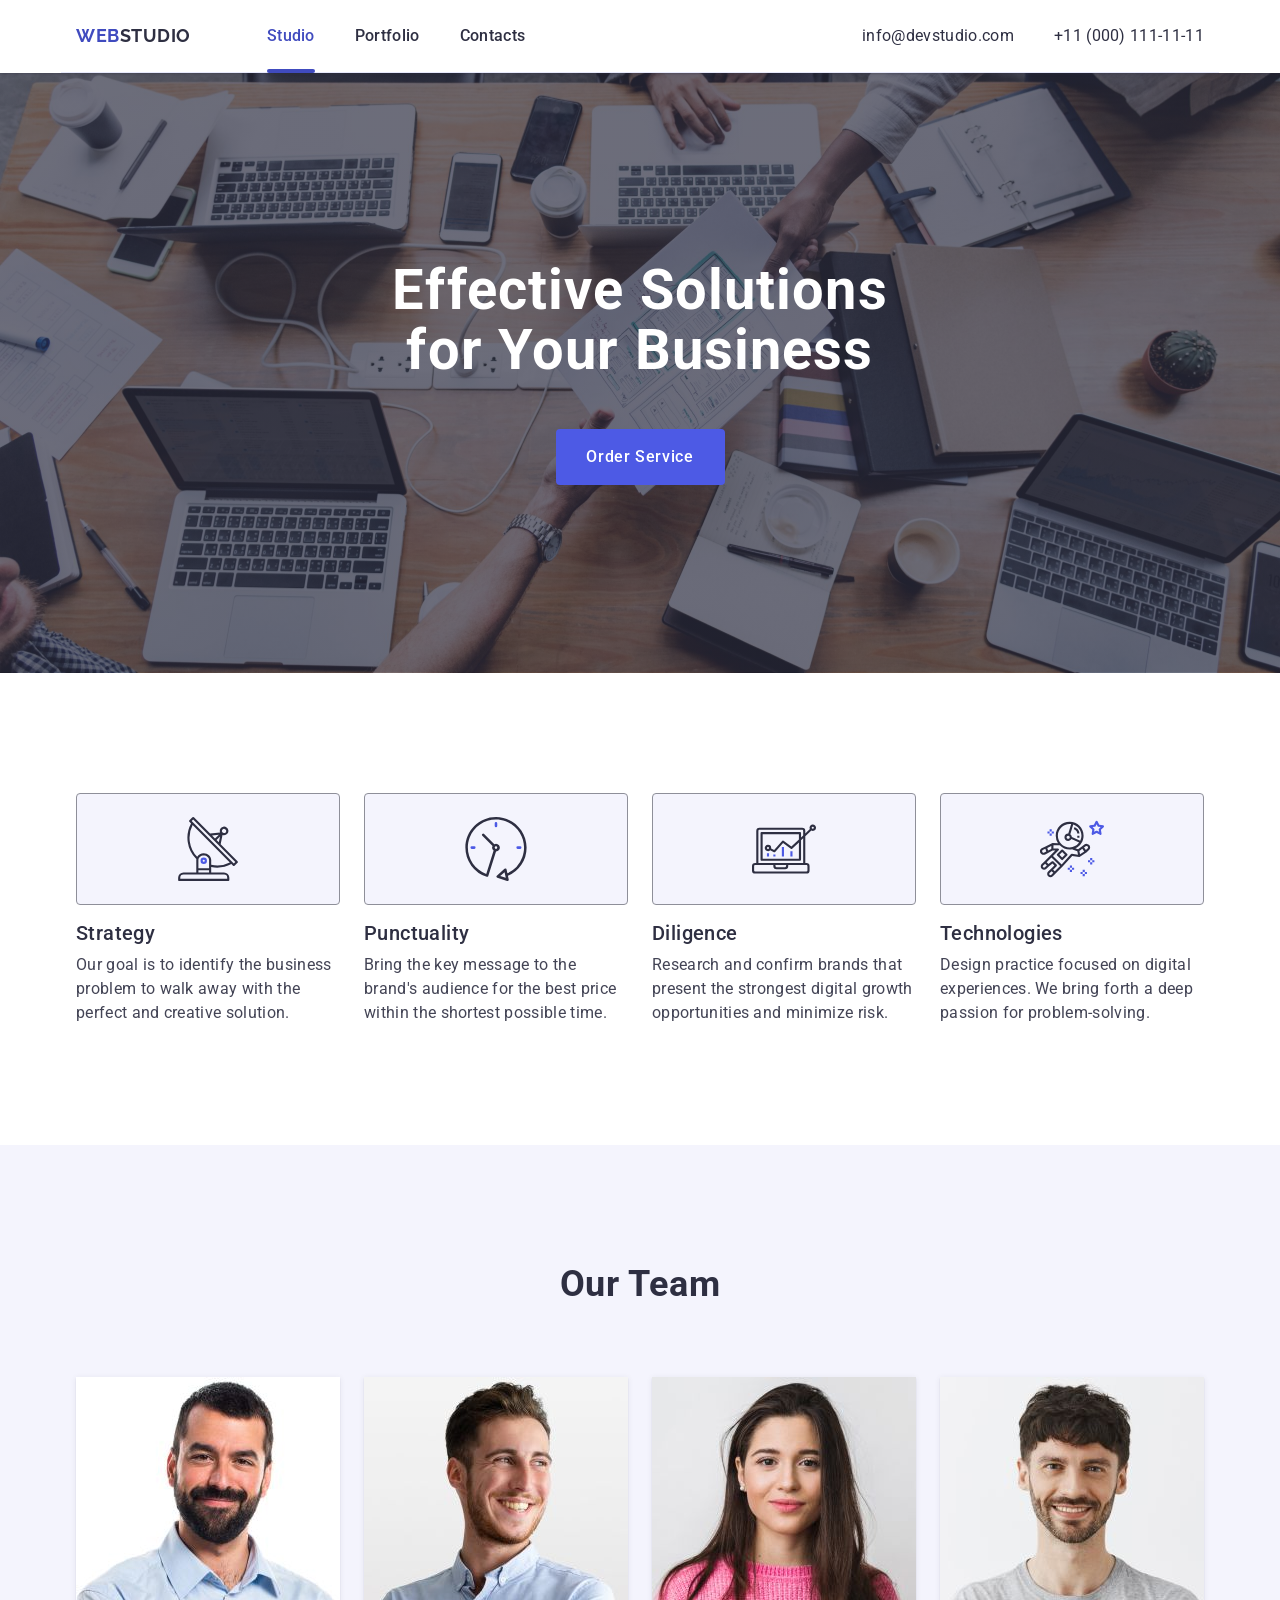
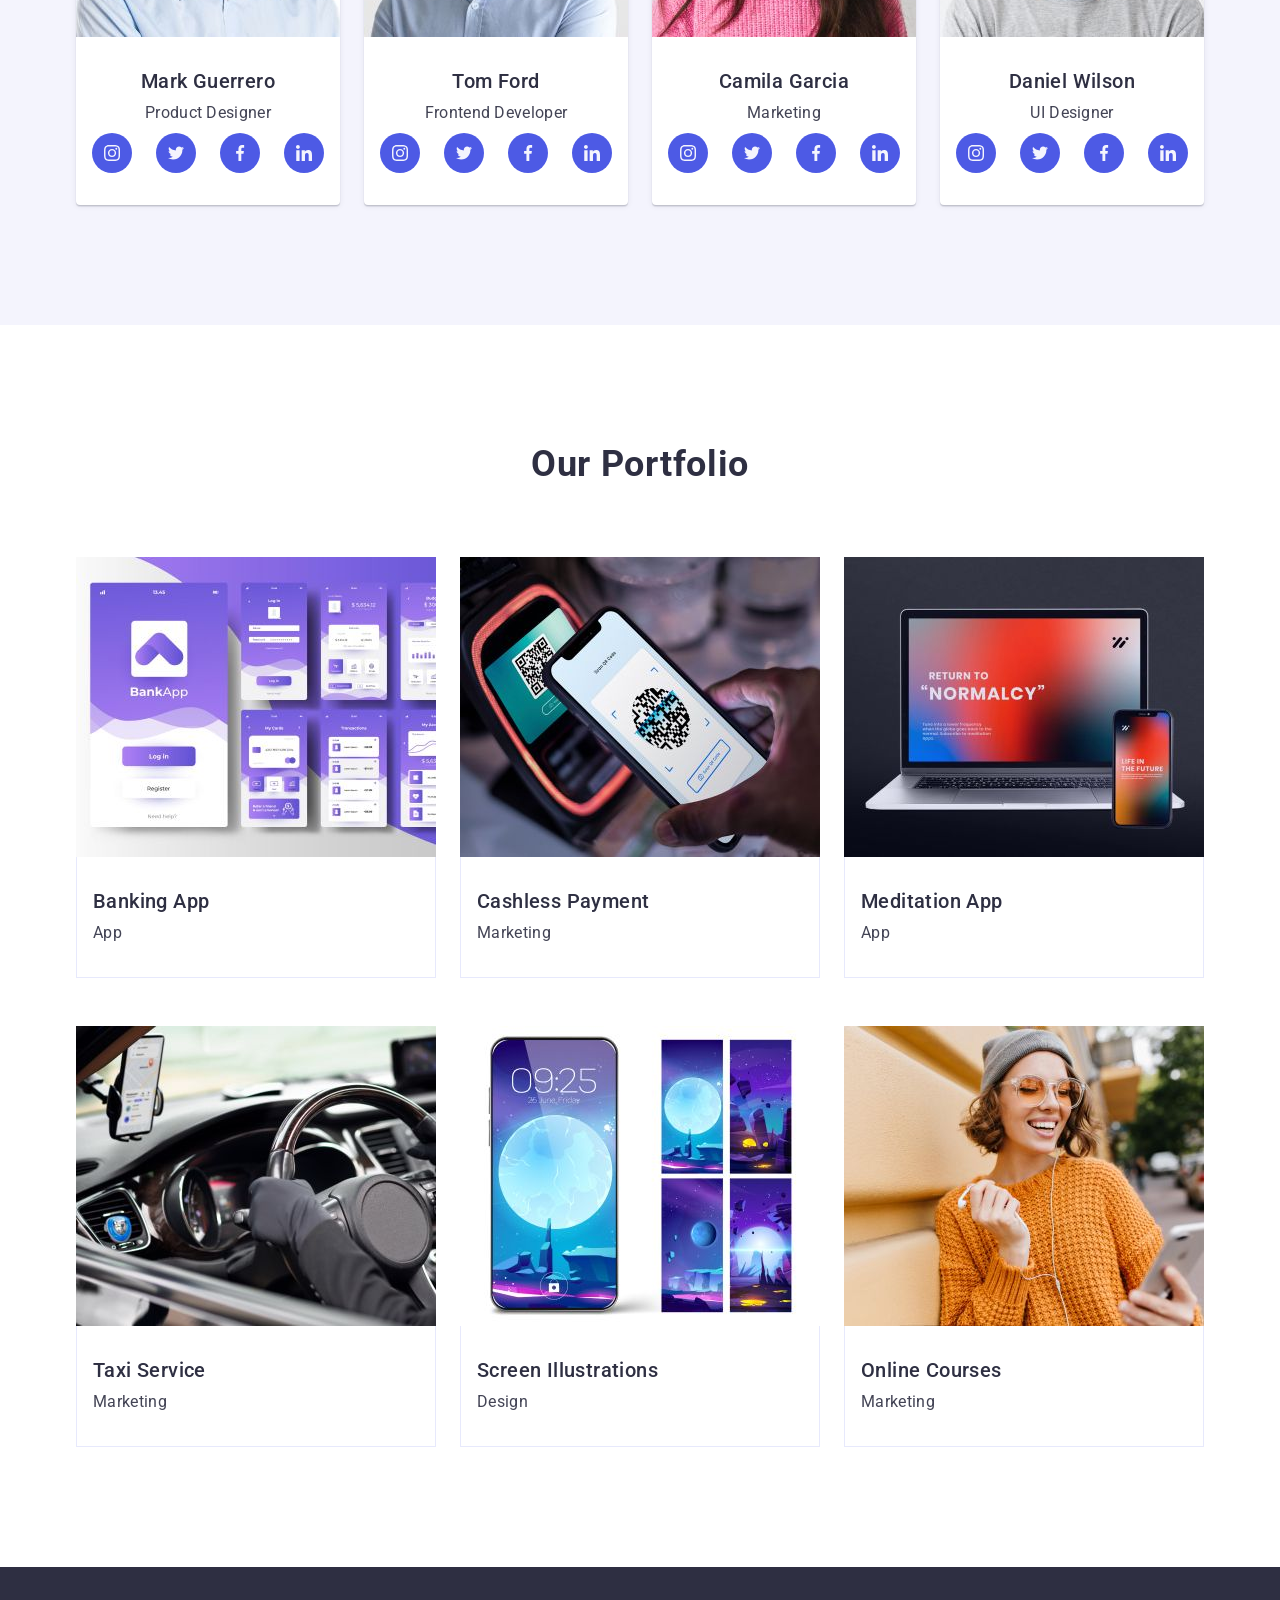
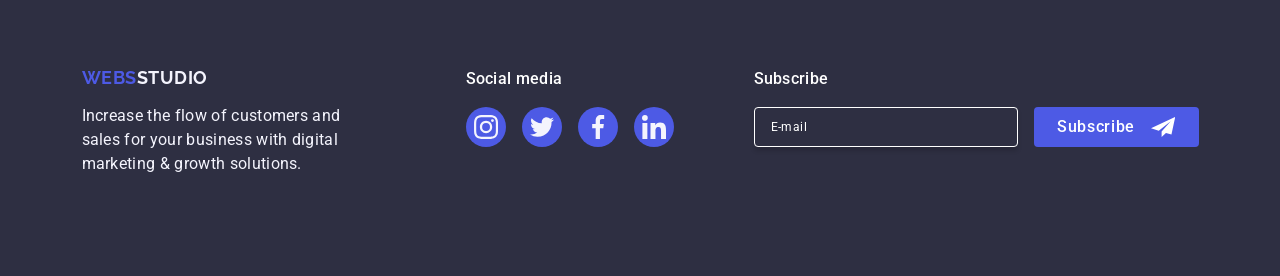
<file: index.html>
<!DOCTYPE html>
<html lang="en">
  <head>
    <meta charset="UTF-8" />
    <meta name="viewport" content="width=device-width, initial-scale=1.0" />
    <title>Document</title>
    <!-- Fonts -->
    <link rel="preconnect" href="https://fonts.googleapis.com" />
    <link rel="preconnect" href="https://fonts.gstatic.com" crossorigin />
    <link
      href="https://fonts.googleapis.com/css2?family=Raleway:wght@700&family=Roboto:wght@400;500;700&display=swap"
      rel="stylesheet"
    />
    <!-- Custom styles -->
    <link
      rel="stylesheet"
      href="https://cdnjs.cloudflare.com/ajax/libs/modern-normalize/3.0.1/modern-normalize.min.css"
    />
    <link rel="stylesheet" href="./css/styles.css" />
  </head>

  <body>
    <!-- HEADER -->
    <header class="header" id="header">
      <div class="header-container container">
        <nav class="header-nav">
          <a class="header-logo" href="./index.html"
            >Web<span class="header-logo-dark">Studio</span></a
          >
          <ul class="header-nav-list">
            <li class="header-nav-item">
              <a class="nav-html active" href="./index.html">Studio</a>
            </li>
            <li class="header-nav-item">
              <a class="nav-html" href="#">Portfolio</a>
            </li>
            <li class="header-nav-item">
              <a class="nav-html" href="#">Contacts</a>
            </li>
          </ul>

          <button
            class="mobile-menu-btn js-open-menu"
            type="button"
            aria-expanded="false"
            aria-controls="mobile-menu"
          >
            <svg width="24" height="24" class="menu-icon">
              <use href="./images/icons.svg#icon-burger"></use>
            </svg>
          </button>
        </nav>
        <address class="header-address">
          <ul class="header-address-list">
            <li class="header-address">
              <a class="address-html" href="mailto:info@devstudio.com"
                >info@devstudio.com</a
              >
            </li>
            <li class="header-address">
              <a class="address-html" href="tel:+110001111111"
                >+11 (000) 111-11-11</a
              >
            </li>
          </ul>
        </address>
      </div>
    </header>

    <!--MAIN-->
    <main>
      <!--HERO-->
      <section class="section hero" id="hero">
        <div class="hero-container container">
          <h1 class="hero-text-primary">
            Effective Solutions for Your Business
          </h1>
          <button class="hero-btn" type="button" data-modal-open>
            Order Service
          </button>
        </div>
      </section>

      <!-- INFO -->
      <section class="section info" id="info">
        <div class="info-container container">
          <h2 class="visually-hidden">Temp</h2>
          <ul class="info-list">
            <li class="info-list-item">
              <div class="info-icon-wrapper">
                <svg class="icon-socials" width="64" height="64">
                  <use href="./images/icons.svg#icon-info-icon-1"></use>
                </svg>
              </div>
              <h3 class="info-text-secondary">Strategy</h3>
              <p class="info-text-tertiary">
                Our goal is to identify the business problem to walk away with
                the perfect and creative solution.
              </p>
            </li>
            <li class="info-list-item">
              <div class="info-icon-wrapper">
                <svg class="icon-socials" width="64" height="64">
                  <use href="./images/icons.svg#icon-info-icon-2"></use>
                </svg>
              </div>
              <h3 class="info-text-secondary">Punctuality</h3>
              <p class="info-text-tertiary">
                Bring the key message to the brand's audience for the best price
                within the shortest possible time.
              </p>
            </li>
            <li class="info-list-item">
              <div class="info-icon-wrapper">
                <svg class="icon-socials" width="64" height="64">
                  <use href="./images/icons.svg#icon-info-icon-3"></use>
                </svg>
              </div>
              <h3 class="info-text-secondary">Diligence</h3>
              <p class="info-text-tertiary">
                Research and confirm brands that present the strongest digital
                growth opportunities and minimize risk.
              </p>
            </li>
            <li class="info-list-item">
              <div class="info-icon-wrapper">
                <svg class="icon-socials" width="64" height="64">
                  <use href="./images/icons.svg#icon-info-icon-4"></use>
                </svg>
              </div>
              <h3 class="info-text-secondary">Technologies</h3>
              <p class="info-text-tertiary">
                Design practice focused on digital experiences. We bring forth a
                deep passion for problem-solving.
              </p>
            </li>
          </ul>
        </div>
      </section>

      <!-- TEAM-->
      <section class="section team" id="team">
        <div class="team-container container">
          <h2 class="team-text-primary">Our Team</h2>
          <ul class="team-card-set">
            <li class="team-card-set-item">
              <img
                class="team-img"
                srcset="
                  ./images/team/img1@1x.jpg 1x,
                  ./images/team/img1@2x.jpg 2x
                "
                src="./images/team/img1@1x.jpg"
                alt="team member 1"
                width="264"
              />
              <div class="member-title">
                <h3 class="team-text-secondary">Mark Guerrero</h3>
                <p class="team-text-tertiary">Product Designer</p>

                <ul class="social-wrapper">
                  <li class="social-item">
                    <a href="instagram" class="social-link-team">
                      <svg class="socials-svg" width="16" height="16">
                        <use href="./images/icons.svg#icon-instagram"></use>
                      </svg>
                    </a>
                  </li>
                  <li class="social-item">
                    <a href="twitter" class="social-link-team">
                      <svg class="socials-svg" width="16" height="16">
                        <use href="./images/icons.svg#icon-twitter"></use>
                      </svg>
                    </a>
                  </li>
                  <li class="social-item">
                    <a href="facebook" class="social-link-team">
                      <svg class="socials-svg" width="16" height="16">
                        <use href="./images/icons.svg#icon-facebook"></use>
                      </svg>
                    </a>
                  </li>
                  <li class="social-item">
                    <a href="linkedin" class="social-link-team">
                      <svg class="socials-svg" width="16" height="16">
                        <use href="./images/icons.svg#icon-linkedin"></use>
                      </svg>
                    </a>
                  </li>
                </ul>
              </div>
            </li>

            <li class="team-card-set-item">
              <img
                class="team-img"
                srcset="
                  ./images/team/img2@1x.jpg 1x,
                  ./images/team/img2@2x.jpg 2x
                "
                src="./images/team/img2@1x.jpg"
                alt="team member 2"
                width="264"
              />
              <div class="member-title">
                <h3 class="team-text-secondary">Tom Ford</h3>
                <p class="team-text-tertiary">Frontend Developer</p>

                <ul class="social-wrapper">
                  <li class="social-item">
                    <a href="instagram" class="social-link-team">
                      <svg class="socials-svg" width="16" height="16">
                        <use href="./images/icons.svg#icon-instagram"></use>
                      </svg>
                    </a>
                  </li>
                  <li class="social-item">
                    <a href="twitter" class="social-link-team">
                      <svg class="socials-svg" width="16" height="16">
                        <use href="./images/icons.svg#icon-twitter"></use>
                      </svg>
                    </a>
                  </li>
                  <li class="social-item">
                    <a href="facebook" class="social-link-team">
                      <svg class="socials-svg" width="16" height="16">
                        <use href="./images/icons.svg#icon-facebook"></use>
                      </svg>
                    </a>
                  </li>
                  <li class="social-item">
                    <a href="linkedin" class="social-link-team">
                      <svg class="socials-svg" width="16" height="16">
                        <use href="./images/icons.svg#icon-linkedin"></use>
                      </svg>
                    </a>
                  </li>
                </ul>
              </div>
            </li>

            <li class="team-card-set-item">
              <img
                class="team-img"
                srcset="
                  ./images/team/img3@1x.jpg 1x,
                  ./images/team/img3@2x.jpg 2x
                "
                src="./images/team/img3@1x.jpg"
                alt="team member 3"
                width="264"
              />
              <div class="member-title">
                <h3 class="team-text-secondary">Camila Garcia</h3>
                <p class="team-text-tertiary">Marketing</p>

                <ul class="social-wrapper">
                  <li class="social-item">
                    <a href="instagram" class="social-link-team">
                      <svg class="socials-svg" width="16" height="16">
                        <use href="./images/icons.svg#icon-instagram"></use>
                      </svg>
                    </a>
                  </li>
                  <li class="social-item">
                    <a href="twitter" class="social-link-team">
                      <svg class="socials-svg" width="16" height="16">
                        <use href="./images/icons.svg#icon-twitter"></use>
                      </svg>
                    </a>
                  </li>
                  <li class="social-item">
                    <a href="facebook" class="social-link-team">
                      <svg class="socials-svg" width="16" height="16">
                        <use href="./images/icons.svg#icon-facebook"></use>
                      </svg>
                    </a>
                  </li>
                  <li class="social-item">
                    <a href="linkedin" class="social-link-team">
                      <svg class="socials-svg" width="16" height="16">
                        <use href="./images/icons.svg#icon-linkedin"></use>
                      </svg>
                    </a>
                  </li>
                </ul>
              </div>
            </li>

            <li class="team-card-set-item">
              <img
                class="team-img"
                srcset="
                  ./images/team/img4@1x.jpg 1x,
                  ./images/team/img4@2x.jpg 2x
                "
                src="./images/team/img4@1x.jpg"
                alt="team member 4"
                width="264"
              />
              <div class="member-title">
                <h3 class="team-text-secondary">Daniel Wilson</h3>
                <p class="team-text-tertiary">UI Designer</p>

                <ul class="social-wrapper">
                  <li class="social-item">
                    <a href="instagram" class="social-link-team">
                      <svg class="socials-svg" width="16" height="16">
                        <use href="./images/icons.svg#icon-instagram"></use>
                      </svg>
                    </a>
                  </li>
                  <li class="social-item">
                    <a href="twitter" class="social-link-team">
                      <svg class="socials-svg" width="16" height="16">
                        <use href="./images/icons.svg#icon-twitter"></use>
                      </svg>
                    </a>
                  </li>
                  <li class="social-item">
                    <a href="facebook" class="social-link-team">
                      <svg class="socials-svg" width="16" height="16">
                        <use href="./images/icons.svg#icon-facebook"></use>
                      </svg>
                    </a>
                  </li>
                  <li class="social-item">
                    <a href="linkedin" class="social-link-team">
                      <svg class="socials-svg" width="16" height="16">
                        <use href="./images/icons.svg#icon-linkedin"></use>
                      </svg>
                    </a>
                  </li>
                </ul>
              </div>
            </li>
          </ul>
        </div>
      </section>

      <!--PORTFOLIO-->
      <section class="section portfolio" id="portfolio">
        <div class="portfolio-container container">
          <h2 class="portfolio-text-primary">Our Portfolio</h2>
          <ul class="portfolio-card-set">
            <li class="portfolio-card-set-item">
              <div class="portfolio-img-wrapper">
                <img
                  class="portfolio-img"
                  srcset="
                    ./images/portfolio/img1@1x.jpg 1x,
                    ./images/portfolio/img1@2x.jpg 2x
                  "
                  src="./images/portfolio/img-1.jpg"
                  alt="banking app preview"
                  width="360"
                />
                <p class="overlay">
                  14 Stylish and User-Friendly App Design Concepts · Task
                  Manager App · Calorie Tracker App · Exotic Fruit Ecommerce App
                  · Cloud Storage App
                </p>
              </div>
              <div class="app-title">
                <h3 class="portfolio-text-secondary">Banking App</h3>
                <p class="portfolio-text-tertiary">App</p>
              </div>
            </li>

            <li class="portfolio-card-set-item">
              <div class="portfolio-img-wrapper">
                <img
                  class="portfolio-img"
                  srcset="
                    ./images/portfolio/img2@1x.jpg 1x,
                    ./images/portfolio/img2@2x.jpg 2x
                  "
                  src="./images/portfolio/img-2.jpg"
                  alt="paying with phone"
                  width="360"
                />
                <p class="overlay">
                  14 Stylish and User-Friendly App Design Concepts · Task
                  Manager App · Calorie Tracker App · Exotic Fruit Ecommerce App
                  · Cloud Storage App
                </p>
              </div>
              <div class="app-title">
                <h3 class="portfolio-text-secondary">Cashless Payment</h3>
                <p class="portfolio-text-tertiary">Marketing</p>
              </div>
            </li>

            <li class="portfolio-card-set-item">
              <div class="portfolio-img-wrapper">
                <img
                  class="portfolio-img"
                  srcset="
                    ./images/portfolio/img3@1x.jpg 1x,
                    ./images/portfolio/img3@2x.jpg 2x
                  "
                  src="./images/portfolio/img-3.jpg"
                  alt="laptop and phone"
                  width="360"
                />
                <p class="overlay">
                  14 Stylish and User-Friendly App Design Concepts · Task
                  Manager App · Calorie Tracker App · Exotic Fruit Ecommerce App
                  · Cloud Storage App
                </p>
              </div>
              <div class="app-title">
                <h3 class="portfolio-text-secondary">Meditation App</h3>
                <p class="portfolio-text-tertiary">App</p>
              </div>
            </li>

            <li class="portfolio-card-set-item">
              <div class="portfolio-img-wrapper">
                <img
                  class="portfolio-img"
                  srcset="
                    ./images/portfolio/img4@1x.jpg 1x,
                    ./images/portfolio/img4@2x.jpg 2x
                  "
                  src="./images/portfolio/img-4.jpg"
                  alt="view of driver seat"
                  width="360"
                />
                <p class="overlay">
                  14 Stylish and User-Friendly App Design Concepts · Task
                  Manager App · Calorie Tracker App · Exotic Fruit Ecommerce App
                  · Cloud Storage App
                </p>
              </div>
              <div class="app-title">
                <h3 class="portfolio-text-secondary">Taxi Service</h3>
                <p class="portfolio-text-tertiary">Marketing</p>
              </div>
            </li>

            <li class="portfolio-card-set-item">
              <div class="portfolio-img-wrapper">
                <img
                  class="portfolio-img"
                  srcset="
                    ./images/portfolio/img5@1x.jpg 1x,
                    ./images/portfolio/img5@2x.jpg 2x
                  "
                  src="./images/portfolio/img-5.jpg"
                  alt="illustrations on the phone screen"
                  width="360"
                />
                <p class="overlay">
                  14 Stylish and User-Friendly App Design Concepts · Task
                  Manager App · Calorie Tracker App · Exotic Fruit Ecommerce App
                  · Cloud Storage App
                </p>
              </div>
              <div class="app-title">
                <h3 class="portfolio-text-secondary">Screen Illustrations</h3>
                <p class="portfolio-text-tertiary">Design</p>
              </div>
            </li>

            <li class="portfolio-card-set-item">
              <div class="portfolio-img-wrapper">
                <img
                  class="portfolio-img"
                  srcset="
                    ./images/portfolio/img6@1x.jpg 1x,
                    ./images/portfolio/img6@2x.jpg 2x
                  "
                  src="./images/portfolio/img-6.jpg"
                  alt="smiling woman"
                  width="360"
                />
                <p class="overlay">
                  14 Stylish and User-Friendly App Design Concepts · Task
                  Manager App · Calorie Tracker App · Exotic Fruit Ecommerce App
                  · Cloud Storage App
                </p>
              </div>
              <div class="app-title">
                <h3 class="portfolio-text-secondary">Online Courses</h3>
                <p class="portfolio-text-tertiary">Marketing</p>
              </div>
            </li>
          </ul>
        </div>
      </section>
    </main>

    <!--FOOTER-->
    <footer class="footer" id="footer">
      <div class="footer-container container">
        <div class="module-assist">
          <div class="footer-block-1">
            <a class="footer-logo" href="./index.html"
              >Webs<span class="footer-logo-light">Studio</span></a
            >
            <p class="footer-text-primary">
              Increase the flow of customers and sales for your business with
              digital marketing & growth solutions.
            </p>
          </div>

          <div class="footer-block-2">
            <p class="footer-social-text">Social media</p>
            <ul class="social-wrapper-footer">
              <li class="social-item">
                <a href="instagram" class="social-link-footer">
                  <svg class="socials-svg" width="24" height="24">
                    <use href="./images/icons.svg#icon-instagram"></use>
                  </svg>
                </a>
              </li>
              <li class="social-item">
                <a href="twitter" class="social-link-footer">
                  <svg class="socials-svg" width="24" height="24">
                    <use href="./images/icons.svg#icon-twitter"></use>
                  </svg>
                </a>
              </li>
              <li class="social-item">
                <a href="facebook" class="social-link-footer">
                  <svg class="socials-svg" width="24" height="24">
                    <use href="./images/icons.svg#icon-facebook"></use>
                  </svg>
                </a>
              </li>
              <li class="social-item">
                <a href="linkedin" class="social-link-footer">
                  <svg class="socials-svg" width="24" height="24">
                    <use href="./images/icons.svg#icon-linkedin"></use>
                  </svg>
                </a>
              </li>
            </ul>
          </div>
        </div>
        <div class="form-container">
          <p class="form-subscribe-text">Subscribe</p>
          <form class="subscribe-form">
            <label class="email-label">
              <input
                type="email"
                name="email"
                placeholder="E-mail"
                class="email-input"
              />
            </label>
            <button type="submit" class="subscribe-button">
              Subscribe
              <svg width="24" height="24" class="subscribe-icon">
                <use href="./images/icons.svg#icon-paperplane"></use>
              </svg>
            </button>
          </form>
        </div>
      </div>
    </footer>

    <!-- MODAL -->
    <div class="modal-overlay" data-modal>
      <div class="modal">
        <button class="modal-close" type="button" data-modal-close>
          <svg class="modal-svg" width="8" height="8">
            <use href="./images/icons.svg#icon-Vector2"></use>
          </svg>
        </button>
        <p class="modal-title">Leave your contacts and we will call you back</p>
        <form class="modal-form" autocomplete="off" novalidate>
          <div class="modal-field">
            <label class="modal-field-lable" for="user-name">Name</label>
            <div class="input">
              <input
                class="input-input"
                type="text"
                name="user-name"
                id="user-name"
                required
                pattern="^[a-zA-Zа-яА-ЯіІїЇ]+$"
                minlength="2"
                autofocus
              />
              <svg class="input-svg" width="18" height="24">
                <use href="./images/icons.svg#icon-person"></use>
              </svg>
            </div>
          </div>
          <div class="modal-field">
            <label class="modal-field-lable" for="user-phone">Phone</label>
            <div class="input">
              <input
                class="input-input"
                type="tel"
                name="user-phone"
                id="user-phone"
                required
                pattern="[0-9]{3}-[0-9]{3}-[0-9]{2}-[0-9]{2}"
                title="xxx-xxx-xx-xx"
              />
              <svg class="input-svg" width="18" height="24">
                <use href="./images/icons.svg#icon-phone"></use>
              </svg>
            </div>
          </div>
          <div class="modal-field">
            <label class="modal-field-lable" for="user-email">Email</label>
            <div class="input">
              <input
                class="input-input"
                type="email"
                name="user-email"
                id="user-email"
                required
              />
              <svg class="input-svg" width="18" height="24">
                <use href="./images/icons.svg#icon-email"></use>
              </svg>
            </div>
          </div>
          <div class="modal-comment">
            <label class="modal-field-lable" for="user-comment">Comment</label>
            <textarea
              class="modal-comment-msg"
              name="user-comment"
              id="user-comment"
              placeholder="Text input"
            ></textarea>
          </div>

          <div class="form-agreement">
            <input
              id="user-privacy"
              type="checkbox"
              name="user-privacy"
              value="true"
              class="user-agrimment visually-hidden"
            />

            <label for="user-privacy" class="user-agreement-text">
              <span class="checkbox">
                <svg width="10" height="8" class="checkbox-svg">
                  <use href="./images/icons.svg#icon-check"></use>
                </svg>
              </span>
              I accept the terms and conditions of the
              <a
                class="user-agreement-link"
                href="#"
                target="_blank"
                rel="noopener noreferrer"
                >Privacy Policy
              </a>
            </label>
          </div>

          <button type="submit" class="modal-form-submit">Send</button>
        </form>
      </div>
    </div>

    <!-- MOBILE MENU -->
    <div class="mobile-menu js-menu-container" id="mobile-menu">
      <button class="modal-close mobile-close js-close-menu" type="button">
        <svg class="modal-svg" width="8" height="8">
          <use href="./images/icons.svg#icon-Vector2"></use>
        </svg>
      </button>
      <!-- mobile-menu-nav -->
      <ul class="mobile-menu-nav">
        <li class="mobile-menu-link">
          <a class="active" href="./index.html">Studio</a>
        </li>
        <li class="mobile-menu-link">
          <a href="#">Portfolio</a>
        </li>
        <li class="mobile-menu-link">
          <a href="#">Contacts</a>
        </li>
      </ul>
      <!-- mobile-menu-contacts -->
      <ul class="mobile-contacts">
        <li class="mobile-contacts-link">
          <a class="active" href="tel:+110001111111">+11 (000) 111-11-11</a>
        </li class="mobile-contacts-link">
        <li>
          <a href="mailto:info@devstudio.com">info@devstudio.com</a>
        </li>
      </ul>

      <!-- mobile-menu-socials -->
      <ul class="social-mobile">
        <li class="social-item">
          <a href="instagram" class="social-link-team">
            <svg class="socials-svg" width="16" height="16">
              <use href="./images/icons.svg#icon-instagram"></use>
            </svg>
          </a>
        </li>
        <li class="social-item">
          <a href="twitter" class="social-link-team">
            <svg class="socials-svg" width="16" height="16">
              <use href="./images/icons.svg#icon-twitter"></use>
            </svg>
          </a>
        </li>
        <li class="social-item">
          <a href="facebook" class="social-link-team">
            <svg class="socials-svg" width="16" height="16">
              <use href="./images/icons.svg#icon-facebook"></use>
            </svg>
          </a>
        </li>
        <li class="social-item">
          <a href="linkedin" class="social-link-team">
            <svg class="socials-svg" width="16" height="16">
              <use href="./images/icons.svg#icon-linkedin"></use>
            </svg>
          </a>
        </li>
      </ul>
    </div>

    <!-- SCRIPT -->
    <script src="./js/modal.js"></script>
    <script src="./js/mobile-menu.js"></script>
  </body>
</html>
</file>
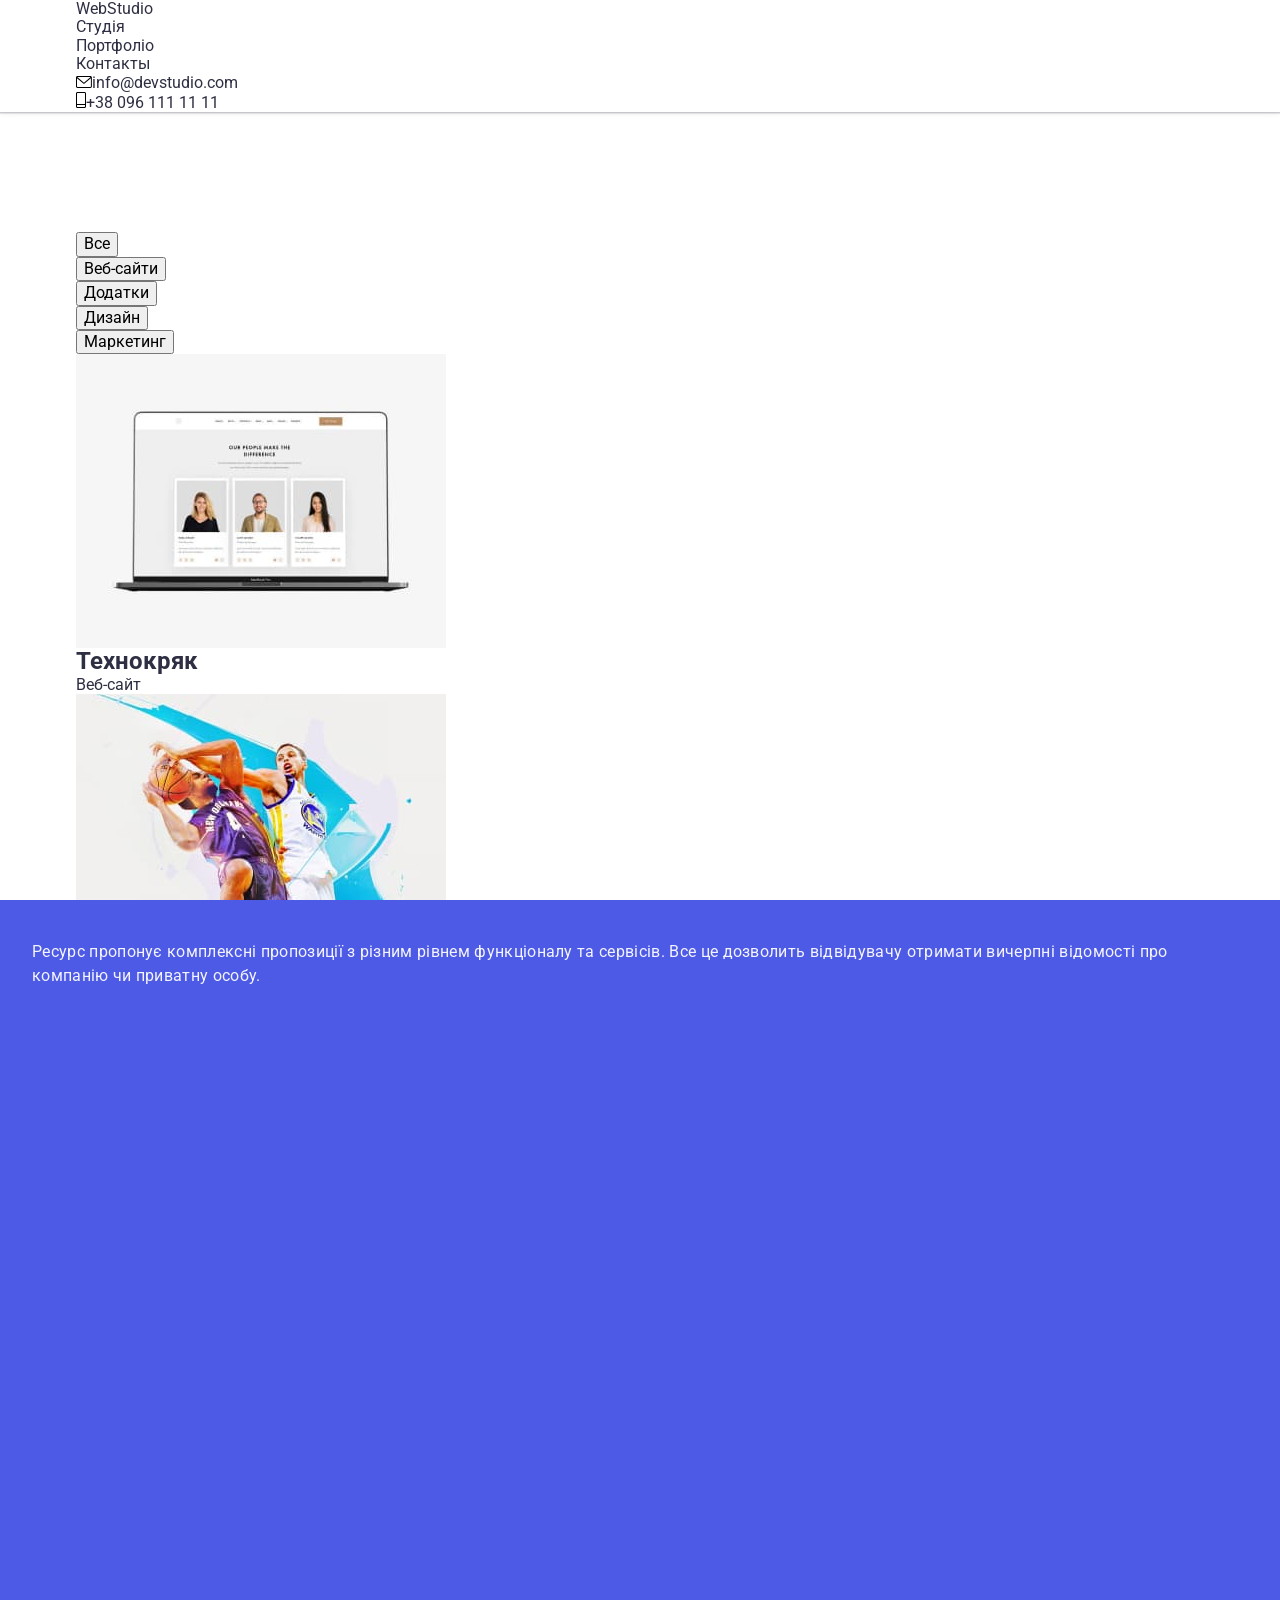
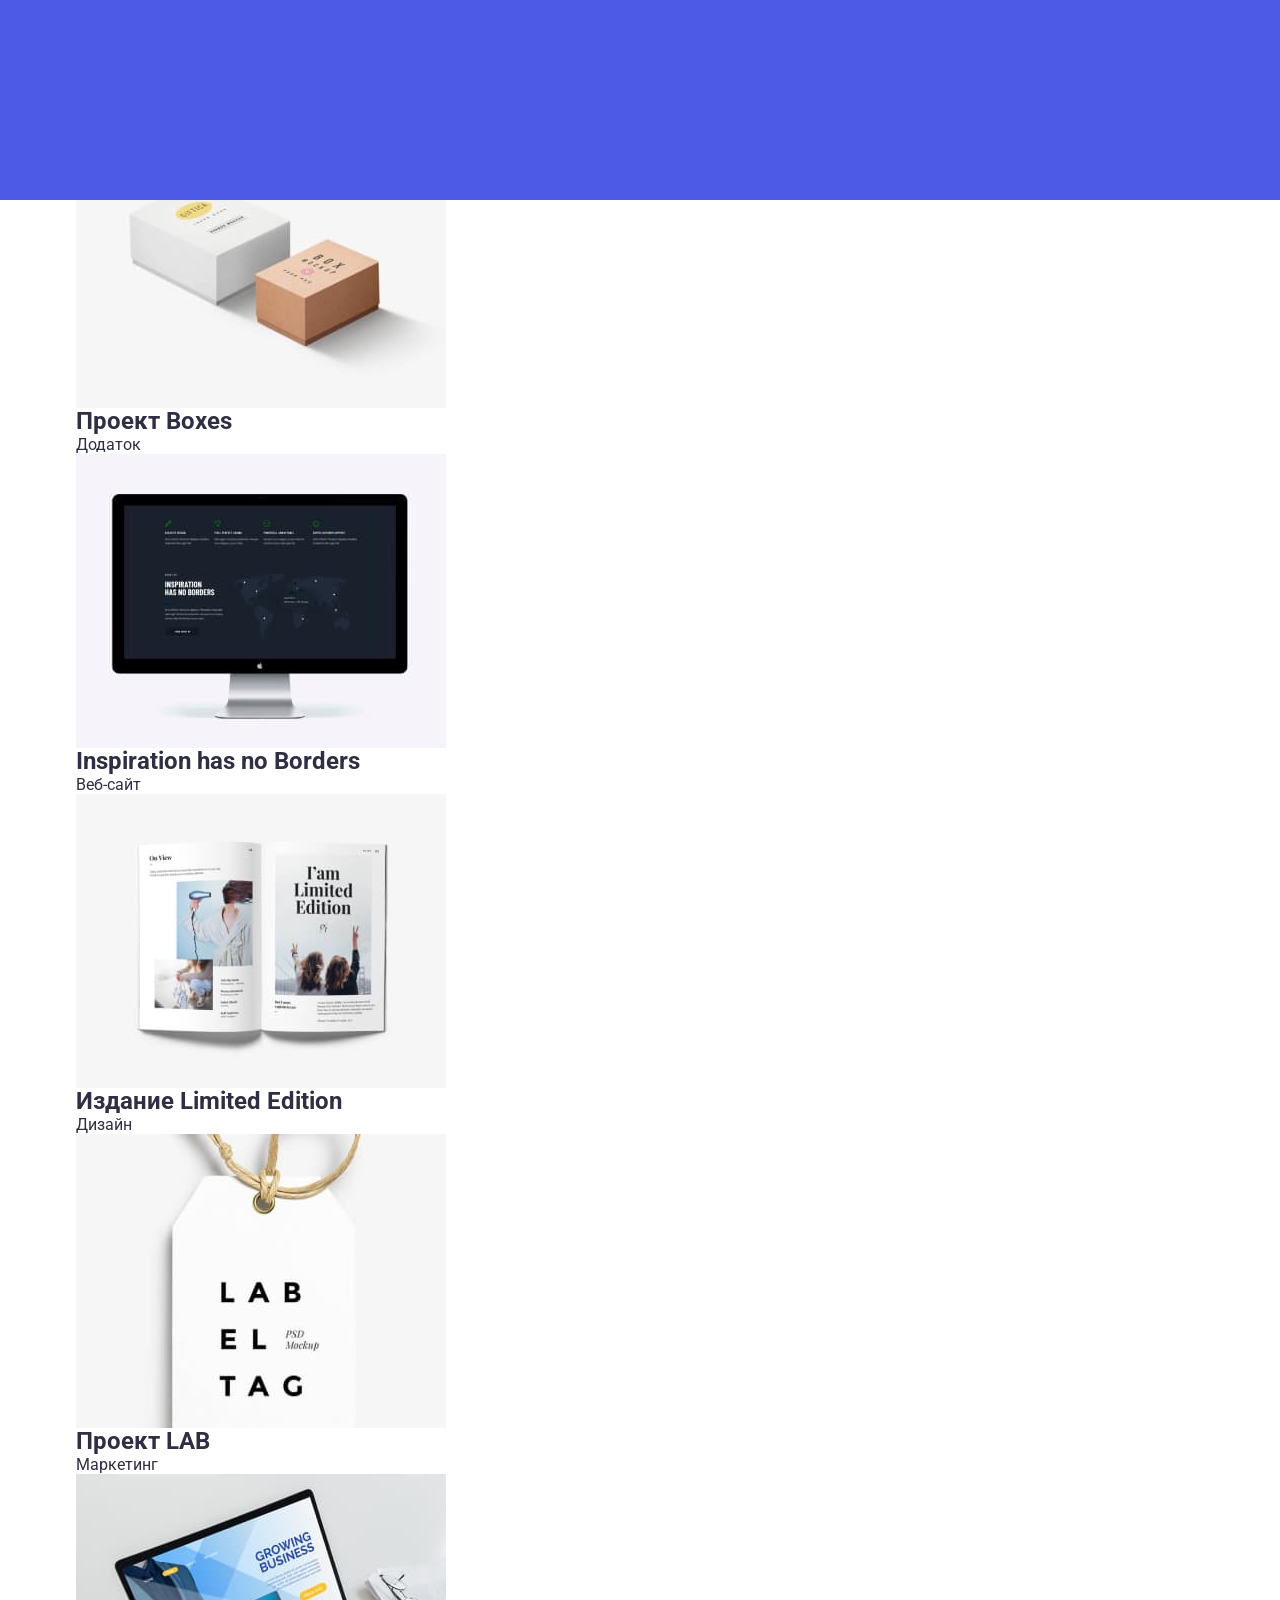
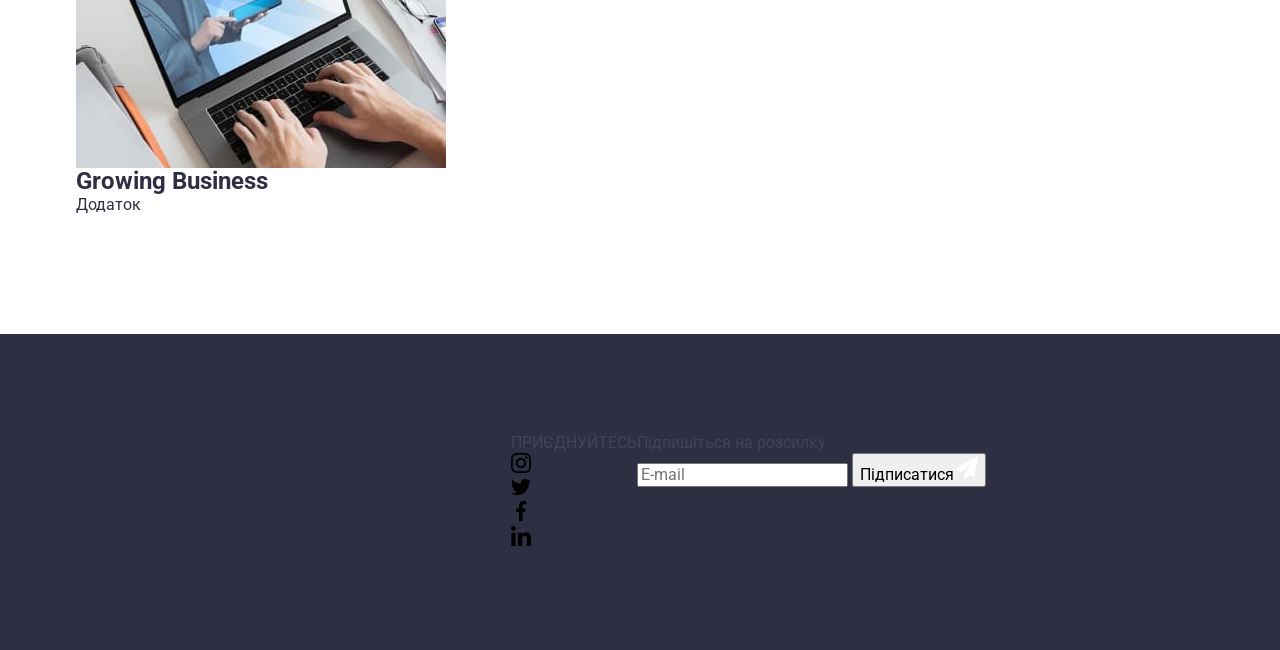
<file: portfolio.html>
<!DOCTYPE html>
<html lang="uk">

<head>
    <meta charset="UTF-8" />
    <meta http-equiv="X-UA-Compatible" content="IE=edge" />
    <meta name="viewport" content="width=device-width, initial-scale=1.0" />
    <title>Портфоліо</title>
    <link rel="stylesheet" href="https://cdn.jsdelivr.net/npm/modern-normalize@1.1.0/modern-normalize.min.css">
    <link rel="preconnect" href="https://fonts.googleapis.com" />
    <link rel="preconnect" href="https://fonts.gstatic.com" crossorigin />
    <link
        href="https://fonts.googleapis.com/css2?family=Raleway:wght@700&family=Roboto:wght@400;500;700;900&display=swap"
        rel="stylesheet" />
    <link rel="stylesheet" href="./css/styles.css" />
</head>

<body class="">
    <!-- HEADER-->
    <header class="header">
        <div class="page-header container">
            <nav class="page-nav">
                <a class="logo logo-link link" href="index.html" lang="en">Web<span
                        class="logo-heater">Studio</span></a>
                <ul class="menu list">
                    <li class="menu-item"><a class="menu-link " href="index.html">Студія</a></li>
                    <li class="menu-item"><a class="menu-link current" href="portfolio.html">Портфоліо</a></li>
                    <li class="menu-item"><a class="menu-link" href="contact.html">Контакты</a></li>
                </ul>
            </nav>
            <ul class="list contact">
                <li class="menu-contact">
                    <a class="contact-list link contact-mail" href="mailto:info@devstudio.com"><svg class="contact-icon"
                            width="16" height="12">
                            <use href="./images/sprite.svg#icon-mail"></use>
                        </svg>info@devstudio.com</a>
                </li>
                <li class="menu-contact">
                    <a class="contact-list link" href="tel:+380961111111"><svg class="contact-icon" width="10"
                            height="16">
                            <use href="./images/sprite.svg#icon-tel"></use>
                        </svg>+38 096 111 11 11</a>
                </li>
            </ul>
        </div>
    </header>
    <!--MAIN-->
    <main class="">
        <section class="section">
            <div class="container">
                <h1 class="visually-hidden"></h1>
                <ul class="button-menu">
                    <li class="button-menu-item"><button class="menu-btn" type="button">Все</button></li>
                    <li class="button-menu-item"><button class="menu-btn" type="button">Веб-сайти</button></li>
                    <li class="button-menu-item"><button class="menu-btn" type="button">Додатки</button></li>
                    <li class="button-menu-item"><button class="menu-btn" type="button">Дизайн</button></li>
                    <li class="button-menu-item"><button class="menu-btn" type="button">Маркетинг</button></li>
                </ul>

                <ul class="menu-portfolio">
                    <li class="portfolio-cards">
                        <a href="" class="portfolio-link list link">
                            <div class="portfolio-link-wrapper">
                                <img class="portfolio-img" src="./images/portfolio/texnokryak.jpg"
                                    alt="зображення веб-сайту" width="370" height="294" />
                                <p class="overlay">Ресурс пропонує комплексні пропозиції з різним рівнем функціоналу та
                                    сервісів. Все це дозволить відвідувачу отримати вичерпні відомості про компанію чи
                                    приватну особу.</p>
                            </div>

                            <div class="portfolio-subscription">
                                <h2 class="portfolio-title list">Технокряк</h2>
                                <p class="portfolio-paragraph">Веб-сайт</p>
                            </div>
                        </a>
                    </li>
                    <li class="portfolio-cards">
                        <a href="" class="portfolio-link list link">
                            <div class="portfolio-link-wrapper">
                                <img class="portfolio-img" src="./images/portfolio/poster.jpg"
                                    alt="зображення дві людини грають у баскетбол" width="370" height="294" />
                                <p class="overlay">Ресурс пропонує комплексні пропозиції з різним рівнем функціоналу та
                                    сервісів. Все це дозволить відвідувачу отримати вичерпні відомості про компанію чи
                                    приватну особу.</p>
                            </div>

                            <div class="portfolio-subscription">
                                <h2 class="portfolio-title">Постер New Orlean vs Golden Star</h2>
                                <p class="portfolio-paragraph">Дизайн</p>
                            </div>
                        </a>
                    </li>
                    <li class="portfolio-cards">
                        <a href="" class="portfolio-link list link">
                            <div class="portfolio-link-wrapper">
                                <img class="portfolio-img" src="./images/portfolio/seafood.jpg"
                                    alt="зображення логотипу ресторану" width="370" height="294" />
                                <p class="overlay">Ресурс пропонує комплексні пропозиції з різним рівнем функціоналу та
                                    сервісів. Все це дозволить відвідувачу отримати вичерпні відомості про компанію чи
                                    приватну особу.</p>
                            </div>

                            <div class="portfolio-subscription">
                                <h2 class="portfolio-title">Ресторан Seafood</h2>
                                <p class="portfolio-paragraph">Додаток</p>
                            </div>
                        </a>
                    </li>
                    <li class="portfolio-cards">
                        <a href="" class="portfolio-link list link">
                            <div class="portfolio-link-wrapper">
                                <img class="portfolio-img" src="./images/portfolio/prime.jpg"
                                    alt="зображення навушників" width="370" height="294" />
                                <p class="overlay">Ресурс пропонує комплексні пропозиції з різним рівнем функціоналу та
                                    сервісів. Все це дозволить відвідувачу отримати вичерпні відомості про компанію чи
                                    приватну особу.</p>
                            </div>

                            <div class="portfolio-subscription">
                                <h2 class="portfolio-title">Проект Prime</h2>
                                <p class="portfolio-paragraph">Маркетинг</p>
                            </div>
                        </a>
                    </li>
                    <li class="portfolio-cards">
                        <a href="" class="portfolio-link list link">
                            <div class="portfolio-link-wrapper">
                                <img class="portfolio-img" src="./images/portfolio/boxes.jpg"
                                    alt="зображення двох коробок" width="370" height="294" />
                                <p class="overlay">Ресурс пропонує комплексні пропозиції з різним рівнем функціоналу та
                                    сервісів. Все це дозволить відвідувачу отримати вичерпні відомості про компанію чи
                                    приватну особу.</p>
                            </div>

                            <div class="portfolio-subscription">
                                <h2 class="portfolio-title">Проект Boxes</h2>
                                <p class="portfolio-paragraph">Додаток</p>
                            </div>
                        </a>
                    </li>
                    <li class="portfolio-cards">
                        <a href="" class="portfolio-link list link">
                            <div class="portfolio-link-wrapper">
                                <img class="portfolio-img" src="./images/portfolio/no-borders.jpg"
                                    alt="зображення веб-сайту на моніторі" width="370" height="294" />
                                <p class="overlay">Ресурс пропонує комплексні пропозиції з різним рівнем функціоналу та
                                    сервісів. Все це дозволить відвідувачу отримати вичерпні відомості про компанію чи
                                    приватну особу.</p>
                            </div>

                            <div class="portfolio-subscription">
                                <h2 class="portfolio-title" lang="en">Inspiration has no Borders</h2>
                                <p class="portfolio-paragraph">Веб-сайт</p>
                            </div>
                        </a>
                    </li>
                    <li class="portfolio-cards">
                        <a href="" class="portfolio-link list link">
                            <div class="portfolio-link-wrapper">
                                <img class="portfolio-img" src="./images/portfolio/limited-edition.jpg"
                                    alt="изображение журнала" width="370" height="294" />
                                <p class="overlay">Ресурс пропонує комплексні пропозиції з різним рівнем функціоналу та
                                    сервісів. Все це дозволить відвідувачу отримати вичерпні відомості про компанію чи
                                    приватну особу.</p>
                            </div>

                            <div class="portfolio-subscription">
                                <h2 class="portfolio-title">Издание Limited Edition</h2>
                                <p class="portfolio-paragraph">Дизайн</p>
                            </div>
                        </a>
                    </li>
                    <li class="portfolio-cards">
                        <a href="" class="portfolio-link list link">
                            <div class="portfolio-link-wrapper">
                                <img class="portfolio-img" src="./images/portfolio/lab.jpg" alt="зображення журналу"
                                    width="370" height="294" />
                                <p class="overlay">Ресурс пропонує комплексні пропозиції з різним рівнем функціоналу та
                                    сервісів. Все це дозволить відвідувачу отримати вичерпні відомості про компанію чи
                                    приватну особу.</p>
                            </div>

                            <div class="portfolio-subscription">
                                <h2 class="portfolio-title">Проект LAB</h2>
                                <p class="portfolio-paragraph">Маркетинг</p>
                            </div>
                        </a>
                    </li>
                    <li class="portfolio-cards">
                        <a href="" class="portfolio-link list link">
                            <div class="portfolio-link-wrapper">
                                <img class="portfolio-img" src="./images/portfolio/growing-business.jpg"
                                    alt="зображення людина друкує на ноутбуці" width="370" height="294" />
                                <p class="overlay">Ресурс пропонує комплексні пропозиції з різним рівнем функціоналу та
                                    сервісів. Все це дозволить відвідувачу отримати вичерпні відомості про компанію чи
                                    приватну особу.</p>
                            </div>

                            <div class="portfolio-subscription">
                                <h2 class="portfolio-title" lang="en">Growing Business</h2>
                                <p class="portfolio-paragraph">Додаток</p>
                            </div>
                        </a>
                    </li>
                </ul>
            </div>
        </section>
    </main>
    <!--FOOTER-->
    <footer class="footer">
        <div class="footer-container container">
            <div class="footer-list">
                <a class="logo-link logo-footer-link link" href="index.html" lang="en">Web<span
                        class="logo-footer">Studio</span></a>
                <address>
                    <ul class="list">
                        <li class="adress-link"><a class="contact-adress list link"
                                href="https://goo.gl/maps/ARjSeqXz5D1srHnS8" target="_blank"
                                rel="noopener noreferrer">м.
                                Київ, пр-т Лесі Українки, 26</a></li>
                        <li class="adress-link"><a class="contact-list-footer list link"
                                href="mailto:info@devstudio.com">info@devstudio.com</a></li>
                        <li class="adress-link"><a class="contact-list-footer list link" href="tel:+380961111111">+38
                                096 111 11
                                11</a>
                        </li>
                    </ul>
                </address>
            </div>

            <div class="footer-social-container">
                <p class="footer-paragraph">ПРИЄДНУЙТЕСЬ</p>
                <ul class="footer-social-list list">
                    <li class="footer-social-list-item">
                        <a class="footer-social-list-link" href="">
                            <svg width="20" height="20" class="footer-social-list-icon">
                                <use href="./images/sprite.svg#icon-instagram"></use>
                            </svg>
                        </a>
                    </li>
                    <li class="footer-social-list-item">
                        <a class="footer-social-list-link" href="">
                            <svg width="20" height="20" class="footer-social-list-icon">
                                <use href="./images/sprite.svg#icon-twitter"></use>
                            </svg>
                        </a>
                    </li>
                    <li class="footer-social-list-item">
                        <a class="footer-social-list-link" href="">
                            <svg width="20" height="20" class="footer-social-list-icon">
                                <use href="./images/sprite.svg#icon-facebook"></use>
                            </svg>
                        </a>
                    </li>
                    <li class="footer-social-list-item">
                        <a class="footer-social-list-link" href="">
                            <svg width="20" height="20" class="footer-social-list-icon">
                                <use href="./images/sprite.svg#icon-linkedin"></use>
                            </svg>
                        </a>
                    </li>
                </ul>
            </div>

            <div class="footer-newsletter">
                <form class="footer-newsletter-form">
                    <p class="footer-newsletter-form-pharagraf">Підпишіться на розсилку</p>
                    <input type="email" name="user_newsletter_email" class="footer-newsletter-form-input" placeholder="E-mail">
                    <button type="submit" class="footer-newsletter-btn">Підписатися<svg width="24" height="24"
                            class="footer-newsletter-btn-icon">
                            <use href="./images/sprite.svg#icon-send"></use>
                        </svg></button>
                </form>
            </div>
        </div>
    </footer>
</body>

</html>
</file>
<file: css/styles.css>
:root {
  --color-primary-brand: #4d5ae5;
  --color-primary-state: #404bbf;
  --color-primary-dark: #2e2f42;
  --color-success: #31d0aa;
  --color-text-primary: #434455;
  --color-text-subtitle: #8e8f99;
  --color-accent: #e7e9fc;
  --color-light: #f4f4fd;
  --color-modal-overlay: rgba(46, 47, 66, 0.4);
  --color-hero-background: rgba(46, 47, 66, 0.7);
  --color-white-background: #fff;
  --color-modal-background: #fcfcfc;
  --transition: 250ms cubic-bezier(0.4, 0, 0.2, 1);
}

body {
  font-family: 'Roboto', sans-serif;
  font-style: normal;
  color: #434455;
  background-color: var(--color-white-background);
}

h1,
h2,
h3,
h4,
h5,
h6,
p {
  margin: 0;
}

ul,
ol {
  list-style-type: none;
  padding: 0;
  margin: 0;
}

a {
  text-decoration: none;
  color: var(--color-primary-dark);
}

img {
  display: block;
}

img {
  max-width: 100%;
  height: auto;
}

button {
  font-family: inherit;
}

.visually-hidden {
  position: absolute;
  width: 1px;
  height: 1px;
  margin: -1px;
  border: 0;
  padding: 0;

  white-space: nowrap;
  clip-path: inset(100%);
  clip: rect(0 0 0 0);
  overflow: hidden;
}

.section {
  padding: 96px 0;
  margin: 0 auto;
}

@media only screen and (min-width: 1158px) {
  .section {
    padding: 120px 0;
  }
}

.container {
  max-width: 320px;
  padding: 0 16px;
  margin: 0 auto;
}

@media screen and (min-width: 768px) {
  .container {
    max-width: 768px;
  }
}

@media screen and (min-width: 1158px) {
  .container {
    max-width: 1158px;
    padding: 0 15px;
  }
}

.active {
  color: var(--color-primary-state);
}

.accent {
  color: var(--color-primary-brand);
}

/* ================= HEADER ================= */

.header {
  position: relative;
  margin: 0;
  max-width: 1440px;
  box-shadow: 0px 1px 6px 0px rgba(46, 47, 66, 0.08),
    0px 1px 1px 0px rgba(46, 47, 66, 0.16),
    0px 2px 1px 0px rgba(46, 47, 66, 0.08);
  margin: 0 auto;
}

.header-container {
  display: flex;
  justify-content: start;
  align-items: center;
  border-bottom: 1px solid var(--color-accent);
}

@media only screen and (max-width: 767px) {
  .header-container {
    padding-top: 16px;
    padding-bottom: 16px;
  }
}

.header-nav {
  display: flex;
  align-items: center;
  justify-content: space-between;
  flex-grow: 1;
}

.header-logo {
  color: var(--color-primary-brand);
  font-family: 'Raleway', sans-serif;
  font-weight: 700;
  font-size: 18px;
  line-height: 1.17;
  letter-spacing: 0.03em;
  text-transform: uppercase;
  display: flex;
  color: var(--color-primary-state);
}

@media only screen and (min-width: 1158px) {
  .header-logo {
    margin-right: 76px;
  }
}

.header-logo-dark {
  color: var(--color-primary-dark);
}

.header-nav-list {
  color: var(--color-primary-dark);
  font-weight: 500;
  font-size: 16px;
  line-height: 1.5;
  letter-spacing: 0.02em;
  display: none;
}

@media only screen and (min-width: 768px) {
  .header-nav-list {
    display: flex;
    align-items: center;
    justify-content: center;
    gap: 40px;
    flex-grow: 1;
  }
}

@media only screen and (min-width: 1158px) {
  .header-nav-list {
    justify-content: start;
  }
}

@media only screen and (min-width: 768px) {
  .menu-icon {
    display: none;
  }
}

.header-nav-item {
  color: var(--color-primary-dark);
  font-weight: 500;
  font-size: 16px;
  line-height: 1.5;
  letter-spacing: 0.02em;
  display: flex;
  align-items: center;
  gap: 40px;
  flex-grow: 0;
}

.nav-html {
  display: block;
  padding: 24px 0;
  position: relative;
}

.nav-html.active {
  color: var(--color-primary-state);
  transition: color 250ms cubic-bezier(0.4, 0, 0.2, 1);
}

.nav-html.active::after {
  content: '';
  position: absolute;
  display: block;
  width: 100%;
  height: 4px;
  border-radius: 2px;
  background: var(--color-primary-state);
  bottom: -1px;
}

.header-nav-item {
  color: var(--color-primary-dark);
}

.header-nav-item a:hover {
  color: var(--color-primary-state);
}

.header-nav-item a:focus {
  color: var(--color-primary-state);
  text-decoration: underline;
}

.header-address {
  font-style: normal;
}

.header-address-list {
  font-weight: 400;
  font-size: 12px;
  line-height: 1.7;
  letter-spacing: 0.02em;
  display: none;
}

@media only screen and (min-width: 768px) {
  .header-address-list {
    display: flex;
    flex-direction: column;
    align-items: center;
    gap: 12px;
  }
}

@media only screen and (min-width: 1158px) {
  .header-address-list {
    flex-direction: row;
    font-size: 16px;
    gap: 40px;
  }
}

.address-html {
  display: flex;
  transition: color 250ms cubic-bezier(0.4, 0, 0.2, 1);
}

.header-address a:hover {
  color: var(--color-primary-state);
}

.header-address a:focus {
  color: var(--color-primary-state);
}

.mobile-menu-btn {
  cursor: pointer;
  position: absolute;
  top: 16px;
  right: 16px;
  display: flex;
  justify-content: center;
  align-items: center;
  min-width: 24px;
  min-height: 24px;
  border: none;
  background-color: transparent;
  color: #2f2f37;
}

@media only screen and (min-width: 768px) {
  .mobile-menu-btn {
    display: none;
  }
}

/* ================= /HEADER ================= */

/* ================= HERO ================= */

.hero {
  background-image: linear-gradient(
      rgba(46, 47, 66, 0.7),
      rgba(46, 47, 66, 0.7)
    ),
    url(../images/general/people-office1@1x.jpg);
  background-repeat: no-repeat;
  background-position: center;
  background-size: cover;
  margin: 0 auto;
  padding: 72px 0;
}

@media only screen and (min-width: 768px) {
  .hero {
    max-width: 1199.98px;
    padding: 112px;
  }
}

@media only screen and (min-width: 768px),
  only screen and (min-resolution: 160dpi) {
  .hero {
    background-image: linear-gradient(
        rgba(46, 47, 66, 0.7),
        rgba(46, 47, 66, 0.7)
      ),
      url(../images/general/people-office1@2x.jpg);
  }
}

@media only screen and (min-width: 1158px) {
  .hero {
    max-width: 1440px;
    padding: 188px;
  }
}

.hero-text-primary {
  font-weight: 700;
  font-size: 36px;
  line-height: 1.11;
  letter-spacing: 0.02em;
  text-align: center;
  color: var(--color-white-background);
  max-width: 216px;
  margin: 0 auto 48px;
}

@media only screen and (min-width: 768px) {
  .hero-text-primary {
    max-width: 496px;
    font-size: 56px;
    line-height: 1.07;
    letter-spacing: 0.02em;
  }
}

@media only screen and (min-width: 1158px) {
  .hero-text-primary {
    max-width: 496px;
  }
}

.hero-btn {
  font-family: 'Roboto', sans-serif;
  background-color: var(--color-primary-brand);
  color: var(--color-white-background);
  cursor: pointer;
  font-weight: 500;
  font-size: 16px;
  line-height: 1.5;
  letter-spacing: 0.04em;
  display: block;
  margin: 0 auto;
  min-width: 169px;
  height: 56px;
  border: none;
  border-radius: 4px;
  transition: background-color 250ms cubic-bezier(0.4, 0, 0.2, 1);
}

.hero-btn:active {
  background-color: var(--color-primary-state);
}

@media only screen and (min-width: 1158px) {
  .hero-btn:hover,
  .hero-btn:focus {
    background-color: var(--color-primary-state);
  }
}

/* ================= /HERO ================= */

/* ================= INFO ================= */

.info-list {
  display: flex;
  flex-direction: column;
  justify-content: center;
  gap: 72px;
}

@media only screen and (min-width: 768px) {
  .info-list {
    flex-direction: row;
    flex-wrap: wrap;
    gap: 24px;
  }
}

.info-list-item {
  max-width: 356px;
}

@media only screen and (min-width: 1158px) {
  .info-list-item {
    max-width: 264px;
  }
}

.info-icon-wrapper {
  display: none;
  background-color: var(--color-light);
  border: 1px solid var(--color-text-subtitle);
  border-radius: 4px;
  min-height: 96px;
}

@media only screen and (min-width: 1158px) {
  .info-icon-wrapper {
    display: flex;
    justify-content: center;
    align-items: center;
    margin-bottom: 16px;
    opacity: 1;
    min-height: 112px;
  }
}

.info-text-secondary {
  text-align: center;
  font-weight: 500;
  font-size: 36px;
  line-height: 1.11;
  letter-spacing: 0.02em;
  color: var(--color-primary-dark);

  margin-bottom: 8px;
}

@media only screen and (min-width: 768px) {
  .info-text-secondary {
    text-align: left;
  }
}

@media only screen and (min-width: 1158px) {
  .info-text-secondary {
    font-weight: 500;
    font-size: 20px;
    line-height: 1.2;
  }
}

.info-text-tertiary {
  max-width: 100%;
  font-weight: 400;
  font-size: 16px;
  line-height: 1.5;
  letter-spacing: 0.02em;
  max-width: 356px;
  color: var(--color-text-primary);
}

/* ================= /INFO ================= */

/* ================= TEAM ================= */

.team {
  background-color: var(--color-light);
  display: flex;
  justify-content: center;
}

.team-text-primary {
  font-weight: 700;
  font-size: 36px;
  line-height: 1.11;
  letter-spacing: 0.02em;
  text-align: center;
  text-transform: capitalize;
  color: var(--color-primary-dark);
  margin-bottom: 72px;
}

.team-text-secondary {
  font-weight: 500;
  font-size: 20px;
  line-height: 1.2;
  letter-spacing: 0.02em;
  text-align: center;
  color: var(--color-primary-dark);
  margin-bottom: 8px;
}

.team-text-tertiary {
  font-weight: 400;
  font-size: 16px;
  line-height: 1.5;
  letter-spacing: 0.02em;
  text-align: center;
  color: var(--color-text-primary);
  margin-bottom: 8px;
}

.team-card-set {
  display: flex;
  flex-direction: column;
  justify-content: center;
  gap: 72px;
}

@media only screen and (min-width: 768px) {
  .team-card-set {
    flex-direction: row;
    flex-wrap: wrap;
    gap: 24px;
  }
}

@media only screen and (min-width: 768px) {
  .team-card-set-item {
    flex-basis: calc((100% - 24px) / 2);
    gap: 24px;
    max-width: 264px;
  }
}

@media only screen and (min-width: 1158px) {
  .team-card-set-item {
    flex-basis: calc((100% - 72px) / 4);
  }
}

.team-card-set-item {
  background-color: var(--color-white-background);
  border-radius: 0px 0px 4px 4px;

  box-shadow: 0px 1px 6px 0px rgba(46, 47, 66, 0.08),
    0px 1px 1px 0px rgba(46, 47, 66, 0.16),
    0px 2px 1px 0px rgba(46, 47, 66, 0.08);
}

.team-card-set-item:last-child {
  margin-right: 0;
}

.member-title {
  padding: 32px 0;
  text-align: center;
}

/* ================= SOCIALS ================= */
.social-wrapper {
  display: flex;
  justify-content: center;
  align-items: center;
  flex-flow: row;
  gap: 24px;
}

.social-link-team,
.social-link-footer {
  display: flex;
  justify-content: center;
  align-items: center;
  width: 100%;
  height: 100%;
  width: 40px;
  height: 40px;
  background-color: var(--color-primary-brand);
  border-radius: 50%;
  transition: background-color 250ms cubic-bezier(0.4, 0, 0.2, 1);
}

.social-link-team:hover,
.social-link-team:hover {
  background-color: var(--color-primary-state);
}

.social-link-footer:hover,
.social-link-footer:focus {
  background-color: var(--color-success);
}

.socials-svg {
  fill: var(--color-light);
}

/* ================= /SOCIALS ================= */

/* ================= /TEAM ================= */

/* ================= PORTFOLIO ================= */

.portfolio {
  padding: 96px 0;
}

@media only screen and (min-width: 1158px) {
  .portfolio {
    padding: 120px 0;
  }
}

.portfolio-text-primary {
  font-weight: 700;
  font-size: 36px;
  line-height: 1.11;
  letter-spacing: 0.02em;
  text-align: center;
  text-transform: capitalize;
  color: var(--color-primary-dark);
  margin-bottom: 72px;
}

.portfolio-card-set {
  display: flex;
  justify-content: center;
  align-items: center;
  flex-wrap: wrap;
  row-gap: 72px;
}

@media only screen and (min-width: 768px) {
  .portfolio-card-set {
    column-gap: 24px;
  }
}

@media only screen and (min-width: 1158px) {
  .portfolio-card-set {
    row-gap: 48px;
  }
}

.portfolio-card-set-item {
  max-width: 360px;
  transition: box-shadow 250ms cubic-bezier(0.4, 0, 0.2, 1);
}

@media only screen and (min-width: 768px) {
  .portfolio-card-set-item {
    width: calc((100% - 24px) / 2);
  }
}

@media only screen and (min-width: 1158px) {
  .portfolio-card-set-item {
    width: calc((100% - 48px) / 3);
  }
}

.portfolio-card-set-item:hover {
  box-shadow: 0px 1px 6px 0px rgba(46, 47, 66, 0.08),
    0px 1px 1px 0px rgba(46, 47, 66, 0.16),
    0px 2px 1px 0px rgba(46, 47, 66, 0.08);
}

.portfolio-img-wrapper {
  position: relative;
  overflow: hidden;
}

.overlay {
  font-size: 16px;
  line-height: 1.5;
  letter-spacing: 0.02em;
  padding: 40px 32px;
  position: absolute;
  top: 0;
  left: 0;
  width: 100%;
  height: 100%;
  background-color: var(--color-primary-brand);
  color: var(--color-light);
  transform: translateY(100%);
  transition: transform 250ms cubic-bezier(0.4, 0, 0.2, 1);
}

.portfolio-card-set-item:hover .overlay,
.portfolio-card-set-item:focus .overlay,
.portfolio-card-set-item:focus .active {
  transform: translateY(0%);
}

.portfolio-card-set-item:nth-child(3n) {
  margin-right: 0;
}

.portfolio-text-secondary {
  font-weight: 500;
  font-size: 20px;
  line-height: 1.2;
  letter-spacing: 0.02em;
  color: var(--color-primary-dark);
  margin-bottom: 8px;
}

.portfolio-text-tertiary {
  font-weight: 400;
  font-size: 16px;
  line-height: 1.5;
  letter-spacing: 0.02em;
  color: var(--color-text-primary);
}

.app-title {
  padding: 32px 16px;
  border: 1px solid var(--color-accent);
  border-top: none;
}

/* ================= /PORTFOLIO ================= */

/* ================= FOOTER ================= */

.footer {
  background-color: var(--color-primary-dark);
  padding: 100px 0;
}

.footer-container {
  display: flex;
  flex-direction: column;
  justify-content: center;
  align-items: baseline;
}

@media only screen and (min-width: 1158px) {
  .footer-container {
    flex-direction: row;
  }
}

.footer-logo {
  font-family: 'Raleway', sans-serif;
  font-weight: 700;
  font-size: 18px;
  line-height: 1.17;
  letter-spacing: 0.03em;
  text-transform: uppercase;
  color: var(--color-primary-brand);
  margin-bottom: 16px;
  display: inline-block;
}

.footer-logo-light {
  color: var(--color-light);
}

.footer-text-primary {
  font-weight: 400;
  font-size: 16px;
  line-height: 1.5;
  letter-spacing: 0.02em;
  color: var(--color-light);
  max-width: 288px;
  margin-bottom: 72px;
  text-align: left;
}

@media only screen and (min-width: 768px) {
  .footer-text-primary {
    margin-bottom: 0;
    max-width: 264px;
  }
}

.footer-social-text {
  color: var(--color-white-background);
  font-weight: 500;
  font-size: 16px;
  line-height: 1.5;
  letter-spacing: 0.02em;
  margin-bottom: 16px;
  text-align: center;
}

@media only screen and (min-width: 768px) {
  .footer-social-text {
    text-align: left;
  }
}

.footer-block-1 {
  text-align: center;
}

@media only screen and (min-width: 768px) {
  .footer-block-1 {
    text-align: left;
    margin-right: 24px;
  }
}

@media only screen and (min-width: 1158px) {
  .footer-block-1 {
    margin-right: 120px;
  }
}

.footer-block-2 {
  display: flex;
  flex-direction: column;
  align-items: center;
  margin-bottom: 72px;
}

@media only screen and (min-width: 768px) {
  .footer-block-2 {
    align-items: start;
  }
}

@media only screen and (min-width: 1158px) {
  .footer-block-2 {
    margin-right: 80px;
    margin-bottom: 0;
  }
}

@media only screen and (min-width: 768px) {
  .module-assist {
    display: flex;
    margin: 0 92px 72px;
  }
}

@media only screen and (min-width: 1158px) {
  .module-assist {
    margin: 0;
  }
}

.social-wrapper-footer {
  display: flex;
  justify-content: left;
  align-items: center;
  flex-flow: row;
  gap: 16px;
  padding: 0;
  margin: 0;
}

.form-subscribe-text {
  margin-bottom: 16px;
  font-weight: 500;
  font-size: 16px;
  line-height: 1.5;
  letter-spacing: 0.02em;
  color: var(--color-white-background);
  text-align: center;
}

@media only screen and (min-width: 768px) {
  .form-subscribe-text {
    text-align: left;
  }
}

.subscribe-form {
  display: flex;
  flex-direction: column;
  align-items: center;
  gap: 16px;
}

@media only screen and (min-width: 768px) {
  .subscribe-form {
    flex-direction: row;
  }
}

.email-label {
  display: block;
}

.email-input {
  width: 288px;
  height: 40px;
  padding-left: 16px;
  font-size: 12px;
  line-height: 2;
  letter-spacing: 0.04em;
  color: var(--color-white-background);
  background-color: transparent;
  border: 1px solid var(--color-white-background);
  border-radius: 4px;
  box-shadow: 0px 4px 4px rgba(0, 0, 0, 0.15);
}

@media only screen and (min-width: 768px) {
  .email-input {
    width: 264px;
  }
}

.email-input::placeholder {
  color: var(--color-white-background);
}

.subscribe-button {
  display: flex;
  align-items: center;
  justify-content: center;
  width: 165px;
  height: 40px;
  background-color: #4d5ae5;
  border: none;
  border-radius: 4px;
  color: var(--color-white-background);
  font-size: 16px;
  font-weight: 500;
  line-height: 1.5;
  letter-spacing: 0.04em;
  cursor: pointer;
  transition: background-color 250ms cubic-bezier(0.4, 0, 0.2, 1);
}

.subscribe-button:active {
  background-color: var(--color-primary-state);
}

@media only screen and (min-width: 1158px) {
  .subscribe-button:hover,
  .subscribe-button:focus {
    background-color: var(--color-primary-state);
  }
}

.subscribe-icon {
  margin-left: 16px;
  fill: var(--color-white-background);
}
/* ================= /FOOTER ================= */

/* ================= MODAL ================= */
.modal-overlay {
  background-color: var(--color-modal-overlay);
  position: fixed;
  top: 0;
  left: 0;
  width: 100%;
  height: 100%;
  z-index: 999;
  opacity: 0;
  visibility: hidden;
  pointer-events: none;
  transition: opacity var(--transition), visibility var(--transition);
}

.modal-overlay.is-open {
  opacity: 1;
  visibility: visible;
  pointer-events: auto;
}

.modal-overlay:not(.is-open) .modal {
  transform: translate(-50%, -150%);
}

.modal {
  position: absolute;
  top: 50%;
  left: 50%;
  transform: translate(-50%, -50%);
  width: 288px;
  height: 623px;
  padding: 72px 16px 24px;
  background-color: var(--color-modal-background);
  box-shadow: 0 1px 1px 0 rgba(0, 0, 0, 0.14), 0 1px 3px 0 rgba(0, 0, 0, 0.12),
    0 2px 1px 0 rgba(0, 0, 0, 0.2);
  border-radius: 4px;
  transition: transform var(--transition);
}

@media only screen and (min-width: 768px) {
  .modal {
    width: 408px;
    min-height: 584px;
    padding: 72px 24px 24px 24px;
  }
}

.modal-close {
  position: absolute;
  top: 24px;
  right: 24px;
  width: 24px;
  height: 24px;
  border-radius: 50%;
  padding: 0;
  fill: #404bbf;
  background-color: var(--color-accent);
  border: 1px solid rgba(0, 0, 0, 0.1);
  display: flex;
  justify-content: center;
  align-items: center;
  transition: background-color var(--transition), border var(--transition);
}

.modal-svg {
  transition: fill var(--transition);
}

.modal-close:hover,
.modal-close:focus {
  fill: #000000;
  background-color: var(--color-primary-state);
  border: none;
}

.modal-title {
  font-weight: 500;
  font-size: 16px;
  line-height: 1.5;
  letter-spacing: 0.02em;
  text-align: center;
  color: var(--color-text-primary);
  margin-bottom: 16px;
}

.modal-form {
  display: flex;
  flex-direction: column;
  margin-bottom: 8px;
}

.modal-field {
  margin-bottom: 8px;
}

.modal-field-lable {
  font-size: 12px;
  line-height: 1.17;
  letter-spacing: 0.04em;
  color: var(--color-subtle-text);
  width: 100%;
  margin-bottom: 4px;
  display: block;
}

.input {
  position: relative;
}

.input-input {
  width: 100%;
  height: 40px;
  border: 1px solid rgba(46, 47, 66, 0.4);
  background-color: transparent;
  outline: transparent;
  border-radius: 4px;
  padding-left: 38px;
  font-weight: 400;
  font-size: 12px;
  line-height: 1.16;
  letter-spacing: 0.04em;
  color: var(--color-primary-dark);
  transition: border-color var(--transition);
}

.input-input:hover,
.input-input:focus {
  border-color: #4d5ae5;
}

.input-svg {
  position: absolute;
  top: 50%;
  left: 16px;
  transform: translateY(-50%);

  display: block;
  width: 18px;
  height: 24px;
  fill: #2e2f42;
  fill: var(--color-primary-dark);
  transition: fill var(--transition);
  pointer-events: none;
}

.input-input:focus + .input-svg,
.input-input:hover + .input-svg {
  fill: #4d5ae5;
}

.modal-comment {
  margin-bottom: 16px;
}

.modal-comment-msg {
  width: 100%;
  height: 120px;
  font-size: 12px;
  line-height: 1.17;
  letter-spacing: 0.04em;
  color: var(--color-primary-dark);
  background-color: transparent;
  resize: none;
  border: 1px solid rgba(46, 47, 66, 0.4);
  border-radius: 4px;
  padding: 8px 16px;
  outline: transparent;

  transition: border-color var(--transition);
}

.modal-comment-msg:focus {
  border-color: #4d5ae5;
}

.modal-comment-msg::placeholder {
  font-size: 12px;
  line-height: 1.17;
  letter-spacing: 0.04em;
  color: rgba(46, 47, 66, 0.4);
}

.form-agreement {
  margin-bottom: 24px;
}

.checkbox {
  display: inline-flex;
  align-items: center;
  justify-content: center;
  width: 16px;
  height: 16px;
  fill: transparent;
  border: 1px solid rgba(46, 47, 66, 0.4);
  border-radius: 2px;
  transition: background-color 250ms cubic-bezier(0.4, 0, 0.2, 1),
    border 250ms cubic-bezier(0.4, 0, 0.2, 1),
    fill 250ms cubic-bezier(0.4, 0, 0.2, 1);
  margin-right: 8px;
}

input[type='checkbox']:checked + label .checkbox {
  background-color: #404bbf;
  fill: #f4f4fd;
  border: none;
}

.checkbox-svg {
  opacity: 0;
  transition: opacity var(--transition);
}

input[type='checkbox']:checked + label .checkbox-svg {
  opacity: 1;
}

.user-agreement-text {
  font-weight: 400;
  font-size: 12px;
  line-height: 1.17;
  letter-spacing: 0.04em;
  color: #8e8f99;
}

.user-agreement-link {
  font-weight: 400;
  font-size: 12px;
  line-height: 1.33;
  letter-spacing: 0.04em;
  text-decoration-line: underline;
  color: #4d5ae5;
}

.modal-form-submit {
  display: block;
  min-width: 169px;
  height: 56px;
  cursor: pointer;
  font-weight: 500;
  font-size: 16px;
  line-height: 1.5;
  letter-spacing: 0.04em;
  padding: 16px 32px;
  color: #ffffff;
  background-color: var(--color-primary-brand);
  box-shadow: 0px 4px 4px rgba(0, 0, 0, 0.15);
  border-radius: 4px;
  border: none;
  transition: background-color var(--transition);
  margin: auto;
}

.modal-form-submit:hover,
.modal-form-submit:focus {
  background-color: var(--color-primary-state);
}

/* ================= /MODAL ================= */

/* ============== MOBILE MENU =============== */
.mobile-menu {
  position: fixed;
  top: 0;
  left: 0;
  width: 100vw;
  height: 100vh;
  background-color: var(--color-white-background);
  padding: 72px 24px 40px 24px;
  display: flex;
  flex-direction: column;
  transition: transform var(--transition);
  transform: translateX(100%);
}

@supports (width: 100dvw) {
  .mobile-menu {
    width: 100dvw;
    height: 100dvh;
  }
}

.modal-close {
  position: absolute;
  top: 24px;
  right: 24px;
  width: 24px;
  height: 24px;
  border-radius: 50%;
  padding: 0;
  fill: #404bbf;
  background-color: var(--color-accent);
  border: 1px solid rgba(0, 0, 0, 0.1);
  display: flex;
  justify-content: center;
  align-items: center;
  transition: background-color var(--transition), border var(--transition);
}

.modal-svg {
  transition: fill var(--transition);
}

.modal-close:hover,
.modal-close:focus {
  fill: #000000;
  background-color: var(--color-primary-state);
  border: none;
}

.mobile-menu.is-open {
  transform: translateX(0);
}

.mobile-menu-link {
  font-weight: 700;
  font-size: 36px;
  line-height: 1.11;
  letter-spacing: 0.03em;
  color: var(--color-primary-dark);
  margin-bottom: 40px;
}

.mobile-menu-link a.accent {
  color: var(--color-primary-state);
}

.mobile-menu-nav {
  margin-bottom: auto;
}

.mobile-contacts {
  font-weight: 500;
  font-size: 20px;
  line-height: 1.2;
  letter-spacing: 0.02em;
  color: var(--color-text-primary);
  margin-bottom: 48px;
}

.mobile-contacts a.accent {
  color: var(--color-primary-brand);
}

.mobile-contacts-link {
  margin-bottom: 24px;
}

.social-mobile {
  display: flex;
  justify-content: space-between;
  align-items: center;
  gap: 40px;
}

.social-link-team {
  display: flex;
  justify-content: center;
  align-items: center;
  width: 100%;
  height: 100%;
  width: 40px;
  height: 40px;
  background-color: var(--color-primary-brand);
  border-radius: 50%;
  transition: background-color 250ms cubic-bezier(0.4, 0, 0.2, 1);
}

.social-link-team:hover,
.social-link-team:hover {
  background-color: var(--color-primary-state);
}

.social-link-footer:hover,
.social-link-footer:focus {
  background-color: var(--color-success);
}

.socials-svg {
  fill: var(--color-light);
}
</file>
